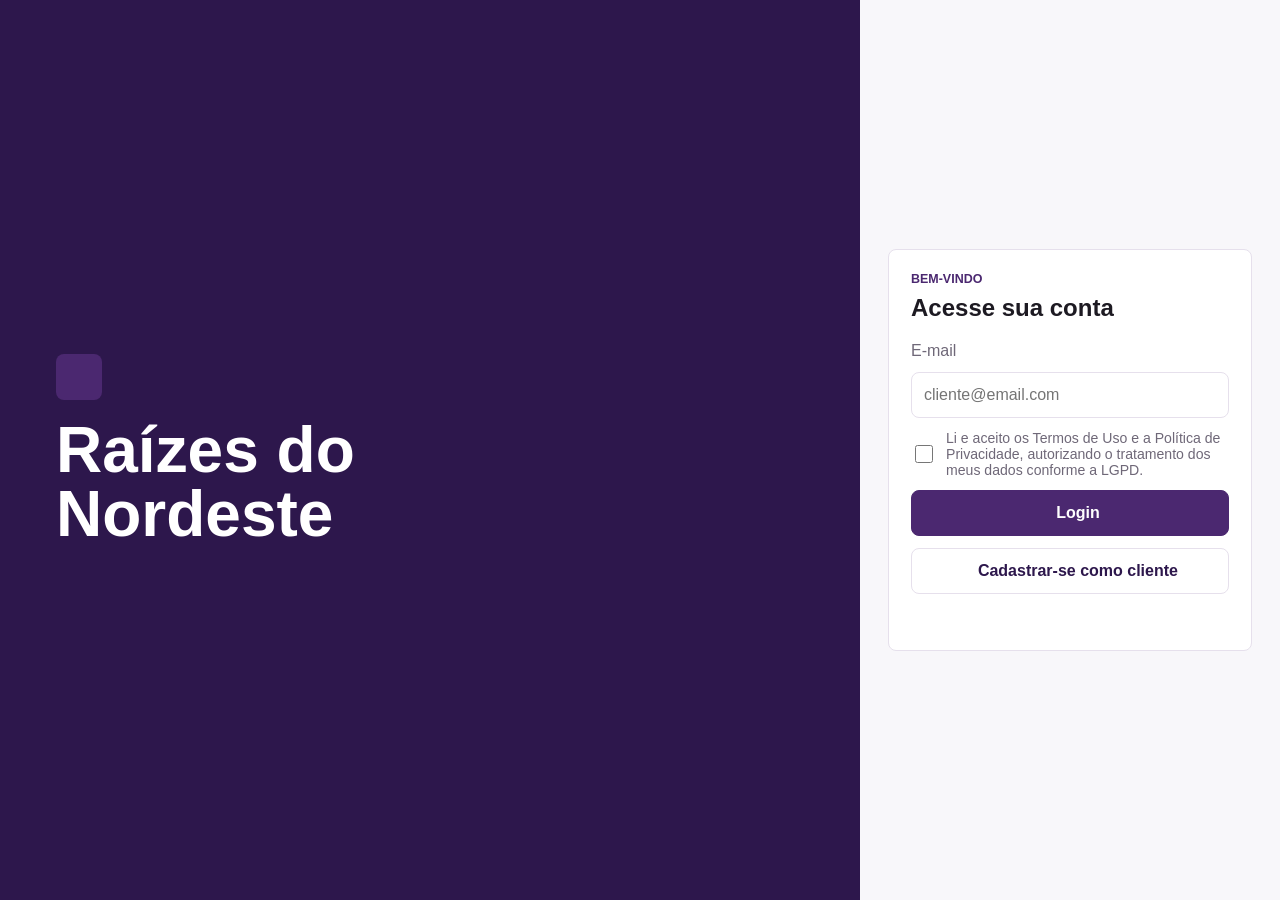
<file: index.html>
<!DOCTYPE html>
<html lang="pt-BR">
<head>
  <meta charset="UTF-8">
  <meta name="viewport" content="width=device-width, initial-scale=1.0">
  <title>Raízes do Nordeste</title>
  <meta http-equiv="refresh" content="0; url=login.html">
</head>
<body>
  <p>Redirecionando para o login...</p>
</body>
</html>
</file>
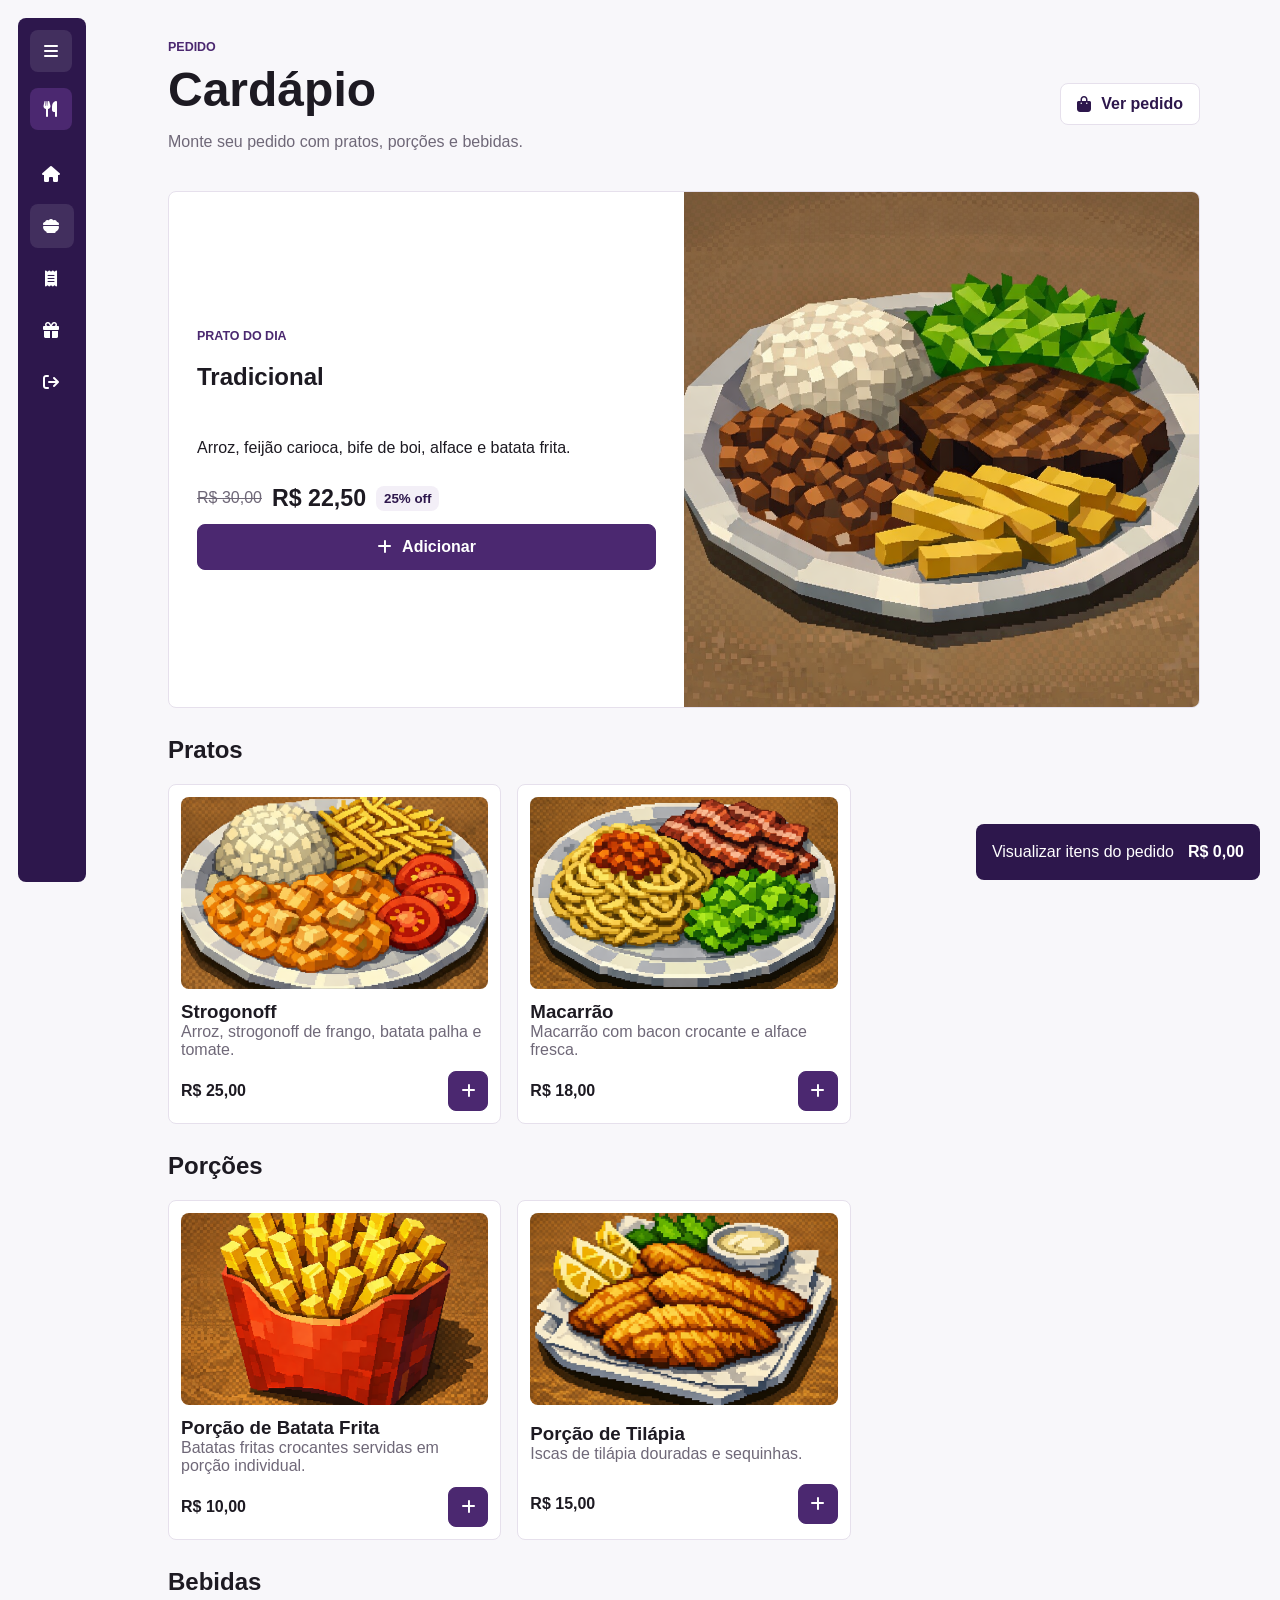
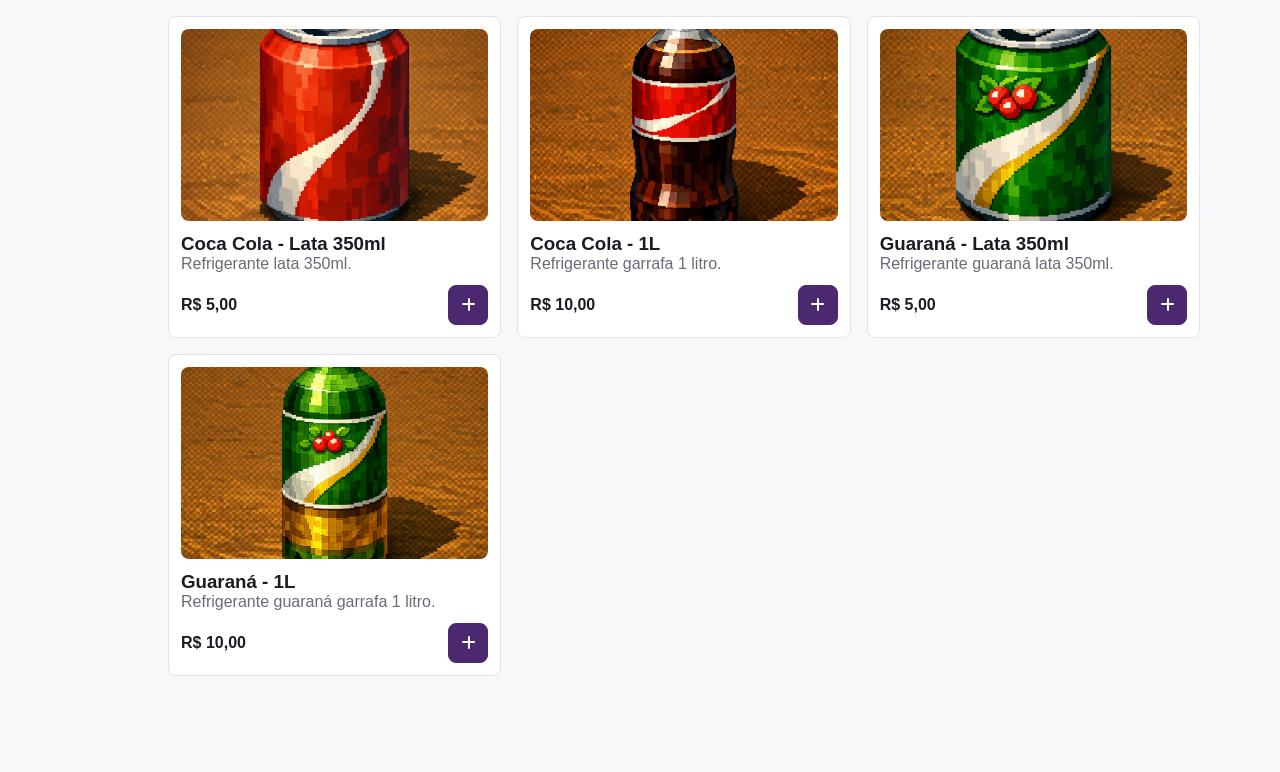
<file: cardapio.html>
<!DOCTYPE html>
<html lang="pt-BR">
<head>
  <meta charset="UTF-8">
  <meta name="viewport" content="width=device-width, initial-scale=1.0">
  <title>Cardápio | Raízes do Nordeste</title>
  <link rel="stylesheet" href="https://cdnjs.cloudflare.com/ajax/libs/font-awesome/6.5.2/css/all.min.css">
  <link rel="stylesheet" href="style.css">
</head>
<body data-page="cardapio">
  <aside class="side-menu collapsed" id="side-menu">
    <input class="menu-check" id="menu-check" type="checkbox" aria-label="Expandir ou recolher menu">
    <label class="menu-toggle" for="menu-check" aria-label="Expandir ou recolher menu">
      <i class="fa-solid fa-bars"></i>
    </label>
    <div class="side-brand">
      <i class="fa-solid fa-utensils"></i>
      <span>Raízes</span>
    </div>
    <nav class="side-nav" aria-label="Menu lateral">
      <a href="menu.html"><i class="fa-solid fa-house"></i><span>Menu</span></a>
      <a class="active" href="cardapio.html"><i class="fa-solid fa-bowl-food"></i><span>Cardápio</span></a>
      <a href="meus-pedidos.html"><i class="fa-solid fa-receipt"></i><span>Meus Pedidos</span></a>
      <a href="recompensas.html"><i class="fa-solid fa-gift"></i><span>Recompensas</span></a>
      <a href="login.html"><i class="fa-solid fa-arrow-right-from-bracket"></i><span>Sair</span></a>
    </nav>
  </aside>
  <main class="app-shell page-enter">
    <header class="page-header with-action">
      <div>
        <p class="eyebrow">Pedido</p>
        <h1>Cardápio</h1>
        <p>Monte seu pedido com pratos, porções e bebidas.</p>
      </div>
      <a class="secondary-btn compact" href="pedido.html">
        <i class="fa-solid fa-bag-shopping"></i>
        Ver pedido
      </a>
    </header>

    <!-- prato em destaque no topo -->
    <section aria-label="Prato do dia">
      <article class="special-card">
        <div class="special-copy">
          <p class="eyebrow">Prato do dia</p>
          <h2>Tradicional</h2>
          <p>Arroz, feijão carioca, bife de boi, alface e batata frita.</p>
          <div class="price-line">
            <span class="old-price">R$ 30,00</span>
            <strong>R$ 22,50</strong>
            <small>25% off</small>
          </div>
          <button class="primary-btn add-btn" type="button" data-add-item="tradicional">
            <i class="fa-solid fa-plus"></i>
            Adicionar
          </button>
        </div>
        <img src="images/Tradicional.png" alt="Tradicional">
      </article>
    </section>

    <!-- lista simples dos itens do cardápio -->
    <section class="catalog-list" aria-label="Lista de pratos">
      <div class="catalog-section">
        <h2>Pratos</h2>
        <div class="catalog-grid">
          <article class="dish-card">
            <img src="images/Strogonoff.png" alt="Strogonoff">
            <div>
              <h3>Strogonoff</h3>
              <p>Arroz, strogonoff de frango, batata palha e tomate.</p>
            </div>
            <div class="card-bottom">
              <strong>R$ 25,00</strong>
              <button class="round-add" type="button" data-add-item="strogonoff" aria-label="Adicionar Strogonoff">
                <i class="fa-solid fa-plus"></i>
              </button>
            </div>
          </article>

          <article class="dish-card">
            <img src="images/Macarrão.png" alt="Macarrão">
            <div>
              <h3>Macarrão</h3>
              <p>Macarrão com bacon crocante e alface fresca.</p>
            </div>
            <div class="card-bottom">
              <strong>R$ 18,00</strong>
              <button class="round-add" type="button" data-add-item="macarrao" aria-label="Adicionar Macarrão">
                <i class="fa-solid fa-plus"></i>
              </button>
            </div>
          </article>
        </div>
      </div>

      <div class="catalog-section">
        <h2>Porções</h2>
        <div class="catalog-grid">
          <article class="dish-card">
            <img src="images/Batata.png" alt="Porção de Batata Frita">
            <div>
              <h3>Porção de Batata Frita</h3>
              <p>Batatas fritas crocantes servidas em porção individual.</p>
            </div>
            <div class="card-bottom">
              <strong>R$ 10,00</strong>
              <button class="round-add" type="button" data-add-item="batata-frita" aria-label="Adicionar Porção de Batata Frita">
                <i class="fa-solid fa-plus"></i>
              </button>
            </div>
          </article>

          <article class="dish-card">
            <img src="images/Tilápia.png" alt="Porção de Tilápia">
            <div>
              <h3>Porção de Tilápia</h3>
              <p>Iscas de tilápia douradas e sequinhas.</p>
            </div>
            <div class="card-bottom">
              <strong>R$ 15,00</strong>
              <button class="round-add" type="button" data-add-item="tilapia" aria-label="Adicionar Porção de Tilápia">
                <i class="fa-solid fa-plus"></i>
              </button>
            </div>
          </article>
        </div>
      </div>

      <div class="catalog-section">
        <h2>Bebidas</h2>
        <div class="catalog-grid">
          <article class="dish-card">
            <img src="images/Coca Cola Lata.png" alt="Coca Cola - Lata 350ml">
            <div>
              <h3>Coca Cola - Lata 350ml</h3>
              <p>Refrigerante lata 350ml.</p>
            </div>
            <div class="card-bottom">
              <strong>R$ 5,00</strong>
              <button class="round-add" type="button" data-add-item="coca-lata" aria-label="Adicionar Coca Cola - Lata 350ml">
                <i class="fa-solid fa-plus"></i>
              </button>
            </div>
          </article>

          <article class="dish-card">
            <img src="images/Coca Cola Garrafa.png" alt="Coca Cola - 1L">
            <div>
              <h3>Coca Cola - 1L</h3>
              <p>Refrigerante garrafa 1 litro.</p>
            </div>
            <div class="card-bottom">
              <strong>R$ 10,00</strong>
              <button class="round-add" type="button" data-add-item="coca-1l" aria-label="Adicionar Coca Cola - 1L">
                <i class="fa-solid fa-plus"></i>
              </button>
            </div>
          </article>

          <article class="dish-card">
            <img src="images/Guaraná Lata.png" alt="Guaraná - Lata 350ml">
            <div>
              <h3>Guaraná - Lata 350ml</h3>
              <p>Refrigerante guaraná lata 350ml.</p>
            </div>
            <div class="card-bottom">
              <strong>R$ 5,00</strong>
              <button class="round-add" type="button" data-add-item="guarana-lata" aria-label="Adicionar Guaraná - Lata 350ml">
                <i class="fa-solid fa-plus"></i>
              </button>
            </div>
          </article>

          <article class="dish-card">
            <img src="images/Guaraná Garrafa.png" alt="Guaraná - 1L">
            <div>
              <h3>Guaraná - 1L</h3>
              <p>Refrigerante guaraná garrafa 1 litro.</p>
            </div>
            <div class="card-bottom">
              <strong>R$ 10,00</strong>
              <button class="round-add" type="button" data-add-item="guarana-1l" aria-label="Adicionar Guaraná - 1L">
                <i class="fa-solid fa-plus"></i>
              </button>
            </div>
          </article>
        </div>
      </div>
    </section>
  </main>

  <a class="cart-float" href="pedido.html" aria-label="Visualizar itens do pedido">
    <span>Visualizar itens do pedido</span>
    <strong id="cart-total">R$ 0,00</strong>
  </a>

  <script src="mockData.js"></script>
  <script src="script.js"></script>
</body>
</html>
</file>
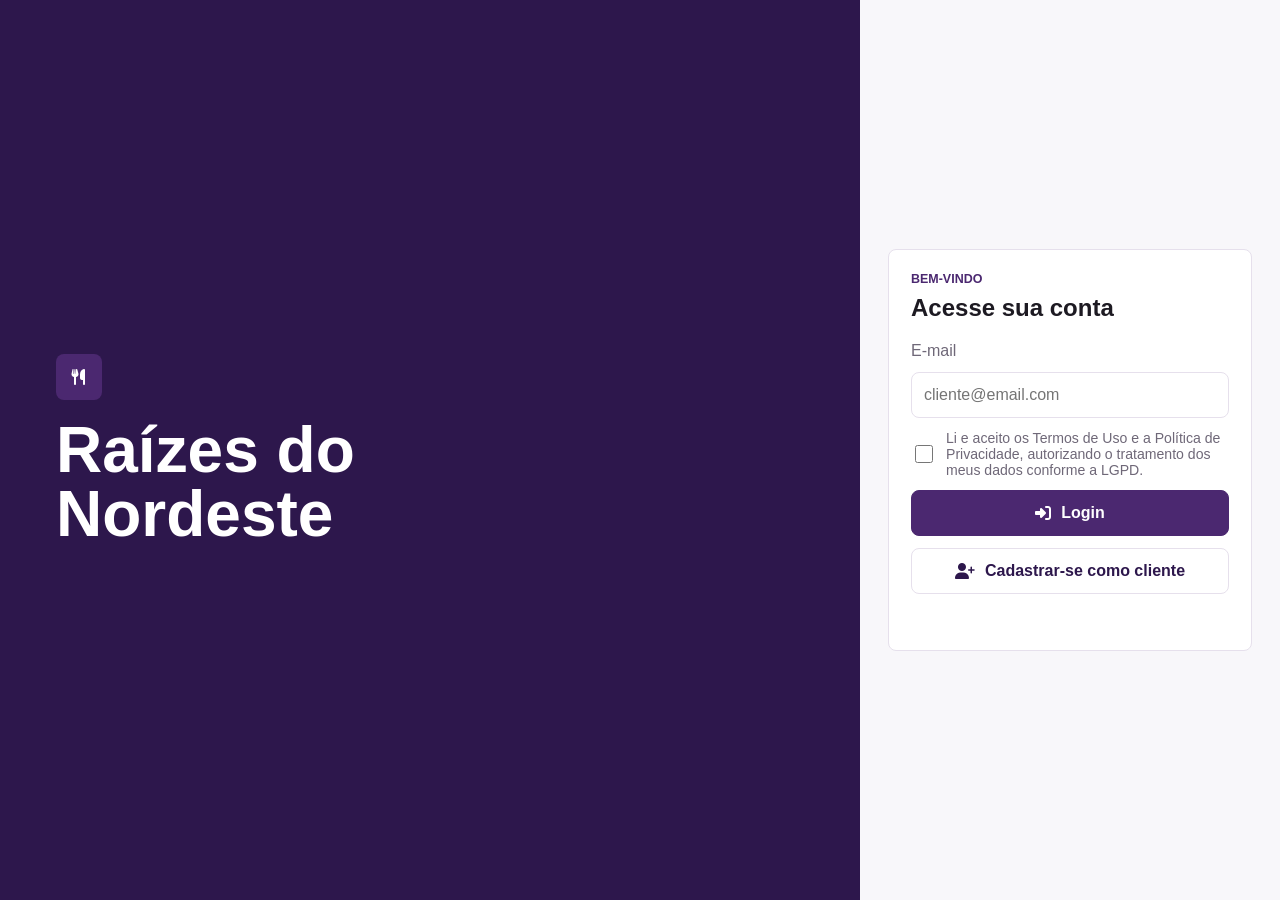
<file: login.html>
<!DOCTYPE html>
<html lang="pt-BR">
<head>
  <meta charset="UTF-8">
  <meta name="viewport" content="width=device-width, initial-scale=1.0">
  <title>Login | Raízes do Nordeste</title>
  <link rel="stylesheet" href="https://cdnjs.cloudflare.com/ajax/libs/font-awesome/6.5.2/css/all.min.css">
  <link rel="stylesheet" href="style.css">
</head>
<body data-page="login">
  <main class="login-page page-enter">
    <section class="login-visual" aria-label="Apresentação do restaurante">
      <!-- nome do restaurante -->
      <div class="brand-mark">
        <i class="fa-solid fa-utensils"></i>
      </div>
      <h1>Raízes do Nordeste</h1>
    </section>

    <section class="auth-panel" aria-label="Login e cadastro">
      <div class="auth-card">
        <p class="eyebrow">Bem-vindo</p>
        <h2>Acesse sua conta</h2>

        <form id="login-form" class="form-stack">
          <!-- dados básicos para entrar -->
          <label for="login-email">E-mail</label>
          <input id="login-email" type="email" placeholder="cliente@email.com" autocomplete="email" required>

          <label class="check-row">
            <input id="lgpd-check" type="checkbox" required>
            <span>Li e aceito os Termos de Uso e a Política de Privacidade, autorizando o tratamento dos meus dados conforme a LGPD.</span>
          </label>

          <button class="primary-btn" type="submit">
            <i class="fa-solid fa-right-to-bracket"></i>
            Login
          </button>
          <button id="show-register" class="secondary-btn" type="button">
            <i class="fa-solid fa-user-plus"></i>
            Cadastrar-se como cliente
          </button>
          <p id="login-message" class="message" aria-live="polite"></p>
        </form>

        <form id="register-form" class="form-stack hidden">
          <div class="form-head">
            <h3>Novo cadastro</h3>
            <button id="hide-register" class="icon-btn" type="button" aria-label="Fechar cadastro">
              <i class="fa-solid fa-xmark"></i>
            </button>
          </div>
          <label for="register-name">Nome</label>
          <input id="register-name" type="text" autocomplete="name" required>
          <label for="register-email">E-mail</label>
          <input id="register-email" type="email" autocomplete="email" required>
          <label for="register-phone">Telefone</label>
          <input id="register-phone" type="tel" autocomplete="tel" required>
          <label for="register-address">Endereço</label>
          <input id="register-address" type="text" autocomplete="street-address" required>
          <button class="primary-btn" type="submit">
            <i class="fa-solid fa-circle-check"></i>
            Cadastrar
          </button>
        </form>
      </div>
    </section>
  </main>

  <div id="loading-overlay" class="loading-overlay hidden" aria-live="polite">
    <div class="loader-card">
      <span class="loader"></span>
      <i class="fa-solid fa-circle-check success-icon hidden"></i>
      <strong id="loading-title">Carregando</strong>
      <p id="loading-text">Aguarde um instante</p>
    </div>
  </div>

  <script src="mockData.js"></script>
  <script src="script.js"></script>
</body>
</html>
</file>
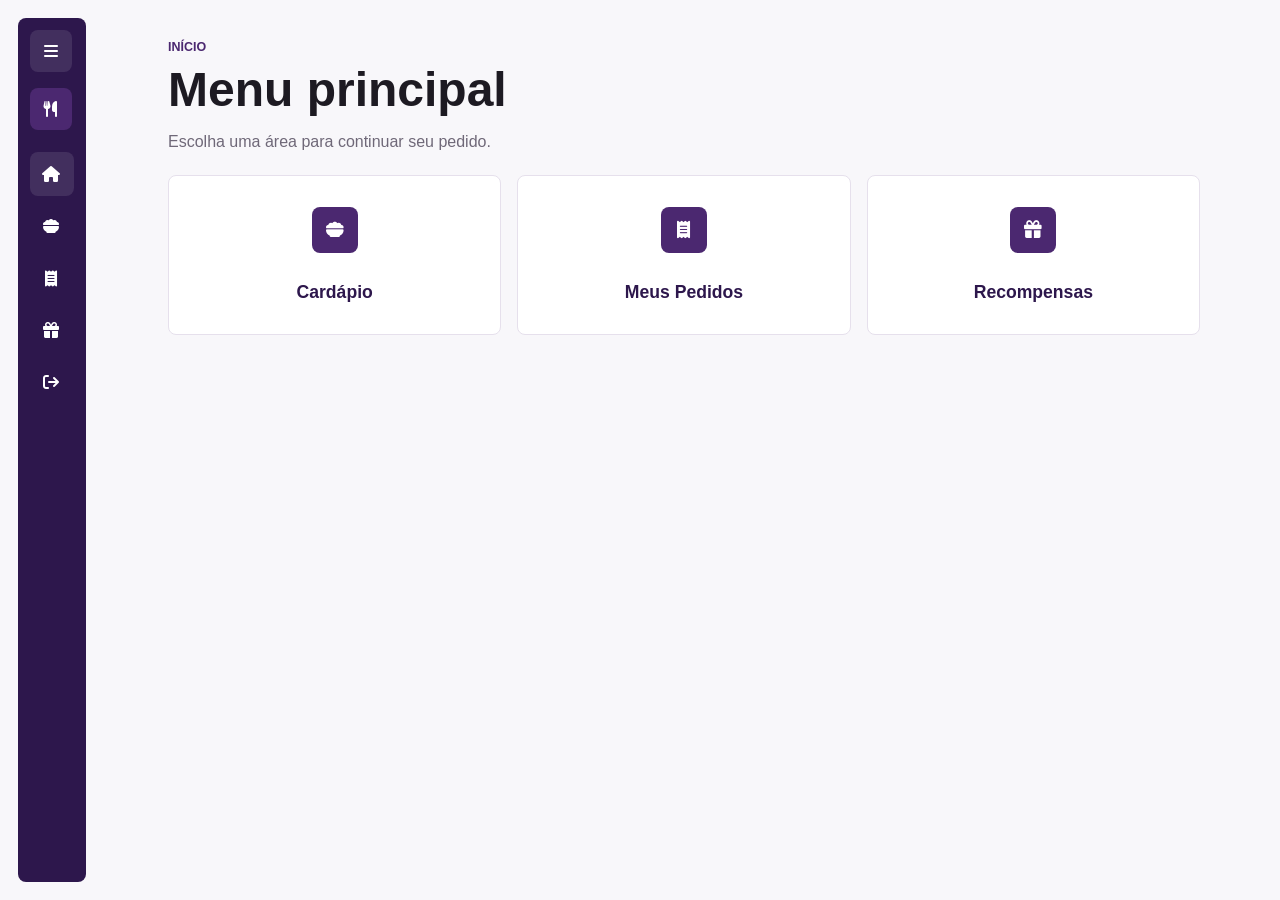
<file: menu.html>
<!DOCTYPE html>
<html lang="pt-BR">
<head>
  <meta charset="UTF-8">
  <meta name="viewport" content="width=device-width, initial-scale=1.0">
  <title>Menu | Raízes do Nordeste</title>
  <link rel="stylesheet" href="https://cdnjs.cloudflare.com/ajax/libs/font-awesome/6.5.2/css/all.min.css">
  <link rel="stylesheet" href="style.css">
</head>
<body data-page="menu">
  <aside class="side-menu collapsed" id="side-menu">
    <input class="menu-check" id="menu-check" type="checkbox" aria-label="Expandir ou recolher menu">
    <label class="menu-toggle" for="menu-check" aria-label="Expandir ou recolher menu">
      <i class="fa-solid fa-bars"></i>
    </label>
    <div class="side-brand">
      <i class="fa-solid fa-utensils"></i>
      <span>Raízes</span>
    </div>
    <nav class="side-nav" aria-label="Menu lateral">
      <a class="active" href="menu.html"><i class="fa-solid fa-house"></i><span>Menu</span></a>
      <a href="cardapio.html"><i class="fa-solid fa-bowl-food"></i><span>Cardápio</span></a>
      <a href="meus-pedidos.html"><i class="fa-solid fa-receipt"></i><span>Meus Pedidos</span></a>
      <a href="recompensas.html"><i class="fa-solid fa-gift"></i><span>Recompensas</span></a>
      <a href="login.html"><i class="fa-solid fa-arrow-right-from-bracket"></i><span>Sair</span></a>
    </nav>
  </aside>
  <main class="app-shell page-enter">
    <header class="page-header">
      <p class="eyebrow">Início</p>
      <h1>Menu principal</h1>
      <p>Escolha uma área para continuar seu pedido.</p>
    </header>

    <section class="quick-grid" aria-label="Navegação principal">
      <a class="nav-tile" href="cardapio.html">
        <i class="fa-solid fa-bowl-food"></i>
        <span>Cardápio</span>
      </a>
      <a class="nav-tile" href="meus-pedidos.html">
        <i class="fa-solid fa-receipt"></i>
        <span>Meus Pedidos</span>
      </a>
      <a class="nav-tile" href="recompensas.html">
        <i class="fa-solid fa-gift"></i>
        <span>Recompensas</span>
      </a>
    </section>
  </main>

  <script src="mockData.js"></script>
  <script src="script.js"></script>
</body>
</html>
</file>
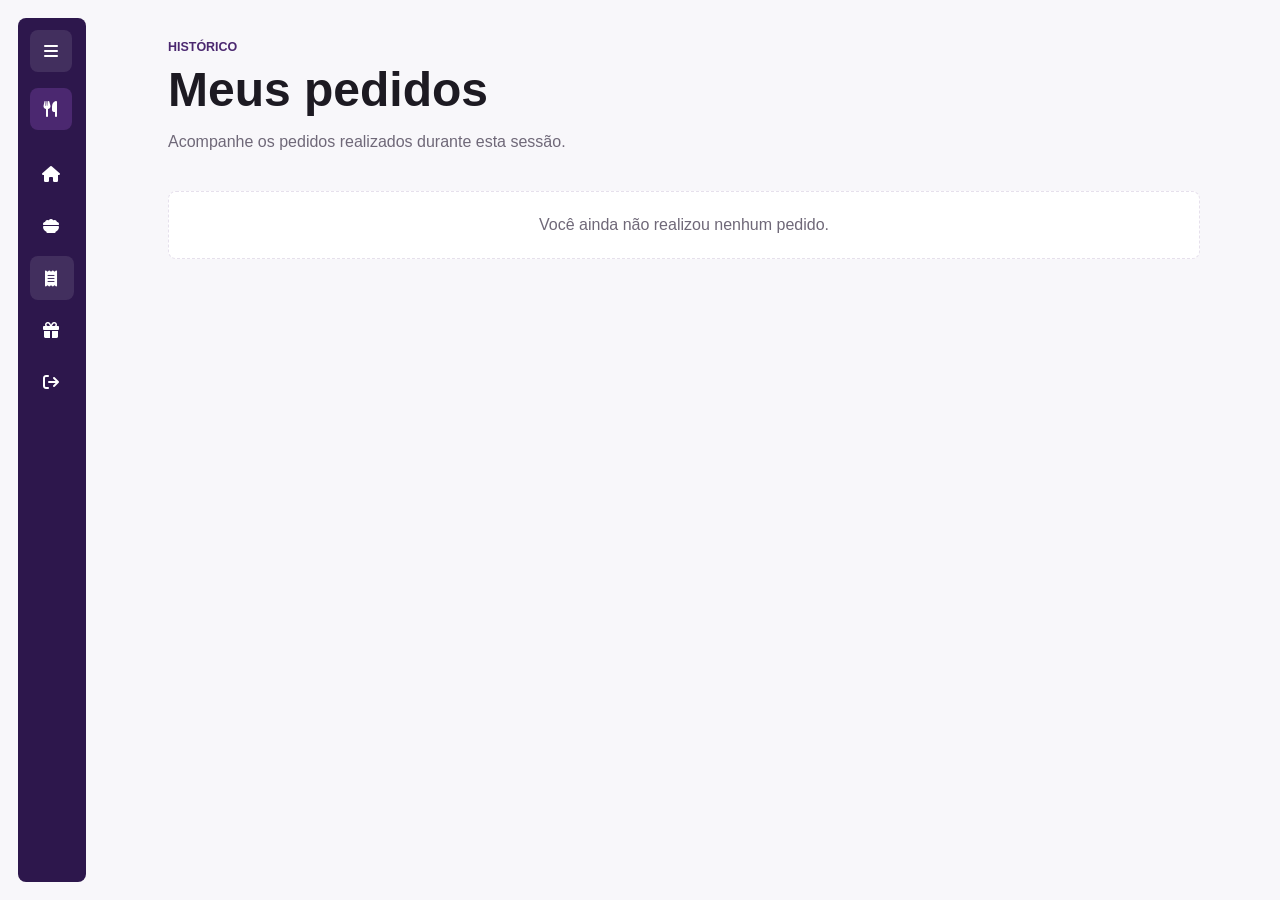
<file: meus-pedidos.html>
<!DOCTYPE html>
<html lang="pt-BR">
<head>
  <meta charset="UTF-8">
  <meta name="viewport" content="width=device-width, initial-scale=1.0">
  <title>Meus Pedidos | Raízes do Nordeste</title>
  <link rel="stylesheet" href="https://cdnjs.cloudflare.com/ajax/libs/font-awesome/6.5.2/css/all.min.css">
  <link rel="stylesheet" href="style.css">
</head>
<body data-page="meus-pedidos">
  <aside class="side-menu collapsed" id="side-menu">
    <input class="menu-check" id="menu-check" type="checkbox" aria-label="Expandir ou recolher menu">
    <label class="menu-toggle" for="menu-check" aria-label="Expandir ou recolher menu">
      <i class="fa-solid fa-bars"></i>
    </label>
    <div class="side-brand">
      <i class="fa-solid fa-utensils"></i>
      <span>Raízes</span>
    </div>
    <nav class="side-nav" aria-label="Menu lateral">
      <a href="menu.html"><i class="fa-solid fa-house"></i><span>Menu</span></a>
      <a href="cardapio.html"><i class="fa-solid fa-bowl-food"></i><span>Cardápio</span></a>
      <a class="active" href="meus-pedidos.html"><i class="fa-solid fa-receipt"></i><span>Meus Pedidos</span></a>
      <a href="recompensas.html"><i class="fa-solid fa-gift"></i><span>Recompensas</span></a>
      <a href="login.html"><i class="fa-solid fa-arrow-right-from-bracket"></i><span>Sair</span></a>
    </nav>
  </aside>
  <main class="app-shell page-enter">
    <header class="page-header">
      <p class="eyebrow">Histórico</p>
      <h1>Meus pedidos</h1>
      <p>Acompanhe os pedidos realizados durante esta sessão.</p>
    </header>

    <!-- pedidos feitos na sessão aparecem aqui -->
    <section id="orders-list" class="orders-list" aria-label="Histórico de pedidos"></section>
    <p id="empty-orders" class="empty-state hidden">Você ainda não realizou nenhum pedido.</p>
  </main>

  <script src="mockData.js"></script>
  <script src="script.js"></script>
</body>
</html>
</file>
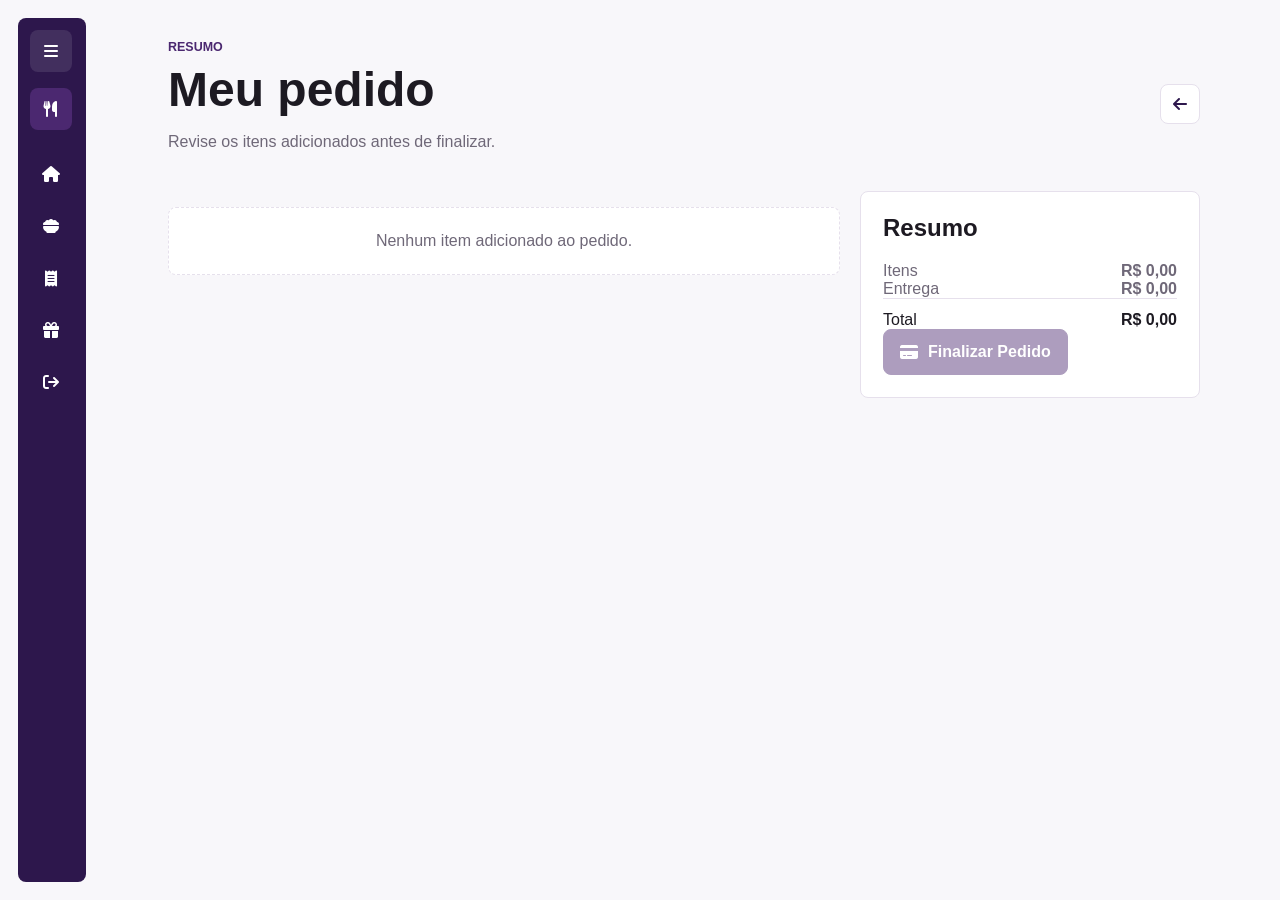
<file: pedido.html>
<!DOCTYPE html>
<html lang="pt-BR">
<head>
  <meta charset="UTF-8">
  <meta name="viewport" content="width=device-width, initial-scale=1.0">
  <title>Pedido | Raízes do Nordeste</title>
  <link rel="stylesheet" href="https://cdnjs.cloudflare.com/ajax/libs/font-awesome/6.5.2/css/all.min.css">
  <link rel="stylesheet" href="style.css">
</head>
<body data-page="pedido">
  <aside class="side-menu collapsed" id="side-menu">
    <input class="menu-check" id="menu-check" type="checkbox" aria-label="Expandir ou recolher menu">
    <label class="menu-toggle" for="menu-check" aria-label="Expandir ou recolher menu">
      <i class="fa-solid fa-bars"></i>
    </label>
    <div class="side-brand">
      <i class="fa-solid fa-utensils"></i>
      <span>Raízes</span>
    </div>
    <nav class="side-nav" aria-label="Menu lateral">
      <a href="menu.html"><i class="fa-solid fa-house"></i><span>Menu</span></a>
      <a href="cardapio.html"><i class="fa-solid fa-bowl-food"></i><span>Cardápio</span></a>
      <a href="meus-pedidos.html"><i class="fa-solid fa-receipt"></i><span>Meus Pedidos</span></a>
      <a href="recompensas.html"><i class="fa-solid fa-gift"></i><span>Recompensas</span></a>
      <a href="login.html"><i class="fa-solid fa-arrow-right-from-bracket"></i><span>Sair</span></a>
    </nav>
  </aside>
  <main class="app-shell page-enter">
    <header class="page-header with-action">
      <div>
        <p class="eyebrow">Resumo</p>
        <h1>Meu pedido</h1>
        <p>Revise os itens adicionados antes de finalizar.</p>
      </div>
      <a class="icon-btn back-btn" href="cardapio.html" aria-label="Voltar ao cardápio">
        <i class="fa-solid fa-arrow-left"></i>
      </a>
    </header>

    <section class="order-layout">
      <div>
        <div id="cart-items" class="cart-list"></div>
        <p id="empty-cart" class="empty-state hidden">Nenhum item adicionado ao pedido.</p>
      </div>

      <aside class="summary-panel">
        <!-- Resumo do pedido antes de pagar -->
        <h2>Resumo</h2>
        <div class="summary-row">
          <span>Itens</span>
          <strong id="summary-subtotal">R$ 0,00</strong>
        </div>
        <div class="summary-row">
          <span>Entrega</span>
          <strong id="summary-delivery">R$ 0,00</strong>
        </div>
        <div class="summary-total">
          <span>Total</span>
          <strong id="summary-total">R$ 0,00</strong>
        </div>
        <button id="checkout-btn" class="primary-btn" type="button">
          <i class="fa-solid fa-credit-card"></i>
          Finalizar Pedido
        </button>

        <div id="checkout-panel" class="checkout-panel hidden">
          <!-- escolhas finais do cliente -->
          <h3>Forma de recebimento</h3>
          <div class="option-grid" id="service-options">
            <button class="option-btn active" type="button" data-service="delivery">
              <i class="fa-solid fa-motorcycle"></i>
              Entregar no endereço cadastrado
            </button>
            <button class="option-btn" type="button" data-service="local">
              <i class="fa-solid fa-chair"></i>
              Comer no local
            </button>
            <button class="option-btn" type="button" data-service="pickup">
              <i class="fa-solid fa-bag-shopping"></i>
              Retirar pedido
            </button>
          </div>

          <h3>Pagamento</h3>
          <div class="payment-group">
            <p>Pagamento na entrega</p>
            <button class="payment-btn" type="button" data-payment="Dinheiro">
              <i class="fa-solid fa-money-bill-wave"></i>
              Dinheiro
            </button>
            <button class="payment-btn" type="button" data-payment="Cartão na entrega">
              <i class="fa-solid fa-credit-card"></i>
              Cartão
            </button>
          </div>
          <div class="payment-group">
            <p>Pagamento online</p>
            <button class="payment-btn" type="button" data-payment="Pix">
              <i class="fa-brands fa-pix"></i>
              Pix
            </button>
            <button class="payment-btn" type="button" data-payment="Cartão online">
              <i class="fa-solid fa-wallet"></i>
              Cartão
            </button>
          </div>
        </div>

        <div id="payment-success" class="success-panel hidden">
          <i class="fa-solid fa-circle-check"></i>
          <h3>Pagamento realizado</h3>
          <p>Você ganhou 5 pontos</p>
          <a class="secondary-btn" href="menu.html">Voltar ao Menu</a>
          <a class="primary-btn" href="meus-pedidos.html">Acompanhar Pedido</a>
        </div>
      </aside>
    </section>
  </main>

  <div id="loading-overlay" class="loading-overlay hidden" aria-live="polite">
    <div class="loader-card">
      <span class="loader"></span>
      <i class="fa-solid fa-circle-check success-icon hidden"></i>
      <strong id="loading-title">Processando pagamento</strong>
      <p id="loading-text">Aguarde um instante</p>
    </div>
  </div>

  <script src="mockData.js"></script>
  <script src="script.js"></script>
</body>
</html>
</file>
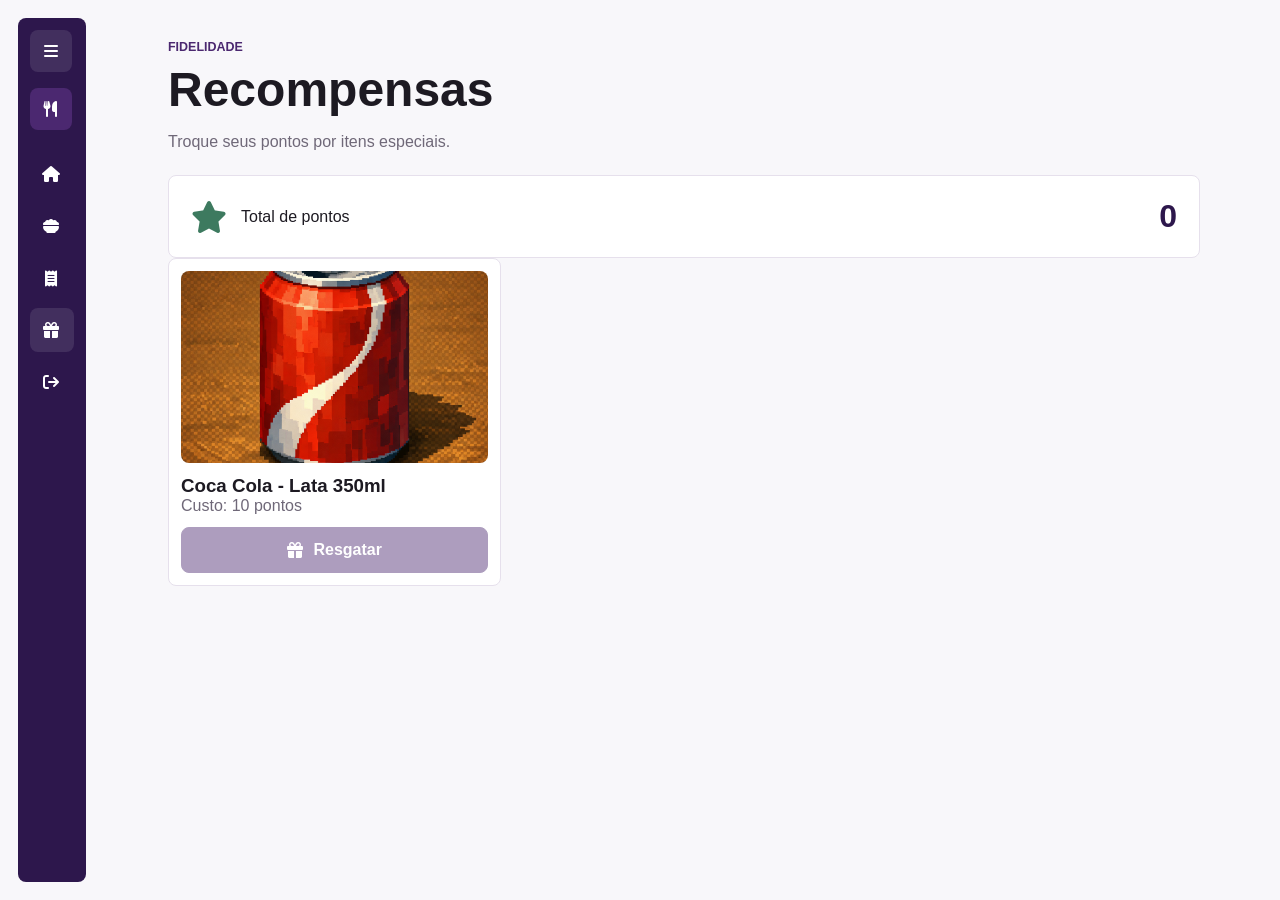
<file: recompensas.html>
<!DOCTYPE html>
<html lang="pt-BR">
<head>
  <meta charset="UTF-8">
  <meta name="viewport" content="width=device-width, initial-scale=1.0">
  <title>Recompensas | Raízes do Nordeste</title>
  <link rel="stylesheet" href="https://cdnjs.cloudflare.com/ajax/libs/font-awesome/6.5.2/css/all.min.css">
  <link rel="stylesheet" href="style.css">
</head>
<body data-page="recompensas">
  <aside class="side-menu collapsed" id="side-menu">
    <input class="menu-check" id="menu-check" type="checkbox" aria-label="Expandir ou recolher menu">
    <label class="menu-toggle" for="menu-check" aria-label="Expandir ou recolher menu">
      <i class="fa-solid fa-bars"></i>
    </label>
    <div class="side-brand">
      <i class="fa-solid fa-utensils"></i>
      <span>Raízes</span>
    </div>
    <nav class="side-nav" aria-label="Menu lateral">
      <a href="menu.html"><i class="fa-solid fa-house"></i><span>Menu</span></a>
      <a href="cardapio.html"><i class="fa-solid fa-bowl-food"></i><span>Cardápio</span></a>
      <a href="meus-pedidos.html"><i class="fa-solid fa-receipt"></i><span>Meus Pedidos</span></a>
      <a class="active" href="recompensas.html"><i class="fa-solid fa-gift"></i><span>Recompensas</span></a>
      <a href="login.html"><i class="fa-solid fa-arrow-right-from-bracket"></i><span>Sair</span></a>
    </nav>
  </aside>
  <main class="app-shell page-enter">
    <header class="page-header">
      <p class="eyebrow">Fidelidade</p>
      <h1>Recompensas</h1>
      <p>Troque seus pontos por itens especiais.</p>
    </header>

    <!-- pontos acumulados do usuário -->
    <section class="points-banner">
      <i class="fa-solid fa-star"></i>
      <span>Total de pontos</span>
      <strong id="user-points">0</strong>
    </section>

    <!-- Recompensa disponível no protótipo -->
    <section class="catalog-grid" aria-label="Lista de recompensas">
      <article class="dish-card reward-card">
        <img src="images/Coca Cola Lata.png" alt="Coca Cola - Lata 350ml">
        <div>
          <h3>Coca Cola - Lata 350ml</h3>
          <p>Custo: 10 pontos</p>
        </div>
        <button class="primary-btn" type="button" data-reward="reward-coca-lata">
          <i class="fa-solid fa-gift"></i>
          Resgatar
        </button>
      </article>
    </section>
  </main>

  <script src="mockData.js"></script>
  <script src="script.js"></script>
</body>
</html>
</file>
<file: style.css>
:root {
  /* Cores principais do protótipo */
  --primary: #4b2870;
  --primary-dark: #2d174c;
  --text: #1d1a22;
  --muted: #6f6878;
  --bg: #f8f7fa;
  --card: #fff;
  --line: #e6e0ec;
  --soft: #f3eff7;
  --danger: #c0392b;
  --success: #3d7a5f;
}

* {
  box-sizing: border-box;
}

body {
  margin: 0;
  min-height: 100vh;
  color: var(--text);
  font-family: "Segoe UI", Arial, sans-serif;
  background: var(--bg);
}

a {
  color: inherit;
  text-decoration: none;
}

button,
input {
  font: inherit;
}

button {
  cursor: pointer;
}

button:disabled {
  cursor: not-allowed;
  opacity: 0.45;
}

img {
  display: block;
  width: 100%;
  object-fit: cover;
}

.hidden {
  display: none !important;
}

.login-page {
  /* layout simples da tela de entrada */
  display: grid;
  grid-template-columns: 1fr 420px;
  min-height: 100vh;
}

.login-visual {
  display: flex;
  flex-direction: column;
  justify-content: center;
  gap: 18px;
  padding: 56px;
  color: #fff;
  background: var(--primary-dark);
}

.login-visual h1 {
  max-width: 560px;
  margin: 0;
  font-size: clamp(2.4rem, 5vw, 4.5rem);
  line-height: 1;
}

.auth-panel {
  display: grid;
  place-items: center;
  padding: 28px;
}

.app-shell {
  width: min(1120px, calc(100% - 40px));
  margin: 0 auto;
  padding: 40px 0 96px 88px;
}

.auth-card,
.nav-tile,
.dish-card,
.special-card,
.cart-item,
.summary-panel,
.order-card,
.points-banner {
  border: 1px solid var(--line);
  border-radius: 8px;
  background: var(--card);
}

.auth-card,
.summary-panel,
.order-card,
.points-banner {
  padding: 22px;
}

.auth-card {
  width: min(100%, 420px);
}

.brand-mark,
.side-brand i,
.nav-tile i {
  display: grid;
  place-items: center;
  width: 46px;
  height: 46px;
  border-radius: 8px;
  color: #fff;
  background: var(--primary);
}

.eyebrow {
  margin: 0 0 8px;
  color: var(--primary);
  font-size: 0.78rem;
  font-weight: 700;
  text-transform: uppercase;
}

h1,
h2,
h3,
p {
  overflow-wrap: anywhere;
}

h1,
h2,
h3 {
  margin-top: 0;
}

.page-header {
  margin-bottom: 24px;
}

.page-header h1 {
  margin-bottom: 8px;
  font-size: clamp(2rem, 4vw, 3rem);
}

.page-header p:not(.eyebrow),
.dish-card p,
.cart-item p,
.order-card p,
.order-card li,
.summary-row,
.form-stack label {
  color: var(--muted);
}

.with-action,
.summary-row,
.summary-total,
.order-head,
.card-bottom,
.points-banner {
  display: flex;
  align-items: center;
  justify-content: space-between;
  gap: 14px;
}

.form-stack,
.cart-list,
.orders-list,
.checkout-panel,
.success-panel,
.option-grid,
.payment-group {
  display: grid;
  gap: 12px;
}

.form-stack input {
  width: 100%;
  min-height: 46px;
  padding: 11px 12px;
  border: 1px solid var(--line);
  border-radius: 8px;
  outline: none;
  background: #fff;
}

.form-stack input:focus {
  border-color: var(--primary);
}

.check-row {
  display: grid;
  grid-template-columns: auto 1fr;
  gap: 10px;
  font-size: 0.88rem;
}

.check-row input {
  width: 18px;
  min-height: 18px;
  accent-color: var(--primary);
}

.primary-btn,
.secondary-btn,
.option-btn,
.payment-btn {
  display: inline-flex;
  align-items: center;
  justify-content: center;
  gap: 10px;
  min-height: 46px;
  padding: 11px 16px;
  border-radius: 8px;
  border: 1px solid var(--line);
  font-weight: 700;
}

.primary-btn {
  color: #fff;
  border-color: var(--primary);
  background: var(--primary);
}

.secondary-btn,
.option-btn,
.payment-btn,
.icon-btn {
  color: var(--primary-dark);
  background: #fff;
}

.compact {
  min-height: 40px;
}

.message {
  min-height: 22px;
  margin: 0;
  color: var(--danger);
  font-weight: 700;
}

.form-head {
  display: flex;
  align-items: center;
  justify-content: space-between;
}

.icon-btn,
.round-add {
  display: grid;
  place-items: center;
  width: 40px;
  height: 40px;
  border: 1px solid var(--line);
  border-radius: 8px;
}

.round-add {
  color: #fff;
  border-color: var(--primary);
  background: var(--primary);
}

.side-menu {
  /* Menu lateral usado nas telas internas */
  position: fixed;
  z-index: 20;
  inset: 18px auto 18px 18px;
  width: 68px;
  padding: 12px;
  color: #fff;
  border-radius: 8px;
  background: var(--primary-dark);
}

.side-menu:has(.menu-check:checked) {
  width: 230px;
}

.menu-check {
  position: absolute;
  opacity: 0;
  pointer-events: none;
}

.menu-toggle {
  display: grid;
  place-items: center;
  width: 42px;
  height: 42px;
  border-radius: 8px;
  background: rgba(255, 255, 255, 0.1);
}

.side-brand {
  display: flex;
  align-items: center;
  gap: 12px;
  margin: 16px 0 22px;
  font-weight: 800;
}

.side-brand i {
  flex: 0 0 42px;
  width: 42px;
  height: 42px;
}

.side-menu span {
  display: none;
}

.side-menu:has(.menu-check:checked) span {
  display: inline;
}

.side-nav {
  display: grid;
  gap: 8px;
}

.side-nav a {
  display: flex;
  align-items: center;
  gap: 12px;
  min-height: 44px;
  padding: 0 12px;
  border-radius: 8px;
  font-weight: 700;
}

.side-nav a.active,
.side-nav a:hover {
  background: rgba(255, 255, 255, 0.1);
}

.side-nav i {
  width: 18px;
  text-align: center;
}

.quick-grid,
.catalog-grid {
  display: grid;
  grid-template-columns: repeat(3, minmax(0, 1fr));
  gap: 16px;
}

.nav-tile {
  display: grid;
  min-height: 160px;
  place-items: center;
  gap: 10px;
  padding: 22px;
  color: var(--primary-dark);
  font-size: 1.1rem;
  font-weight: 800;
}

.special-card {
  /* destaque do prato do dia */
  display: grid;
  grid-template-columns: 1fr 1fr;
  overflow: hidden;
}

.special-copy {
  display: grid;
  align-content: center;
  gap: 12px;
  padding: 28px;
}

.special-card img {
  height: 100%;
  min-height: 280px;
}

.price-line {
  display: flex;
  flex-wrap: wrap;
  align-items: center;
  gap: 10px;
}

.price-line strong {
  font-size: 1.45rem;
}

.old-price {
  color: var(--muted);
  text-decoration: line-through;
}

.price-line small {
  padding: 5px 8px;
  border-radius: 8px;
  color: var(--primary-dark);
  background: var(--soft);
  font-weight: 700;
}

.catalog-section {
  margin-top: 28px;
}

.dish-card {
  display: grid;
  gap: 12px;
  padding: 12px;
}

.dish-card img {
  aspect-ratio: 16 / 10;
  border-radius: 8px;
}

.dish-card h3,
.dish-card p,
.cart-item h3,
.cart-item p {
  margin: 0;
}

.cart-float {
  /* Botão fixo para acessar o pedido */
  position: fixed;
  right: 20px;
  bottom: 20px;
  z-index: 15;
  display: flex;
  gap: 14px;
  align-items: center;
  min-height: 56px;
  padding: 12px 16px;
  border-radius: 8px;
  color: #fff;
  background: var(--primary-dark);
}

.order-layout {
  display: grid;
  grid-template-columns: 1fr 340px;
  gap: 20px;
  align-items: start;
}

.cart-item {
  display: grid;
  grid-template-columns: 88px 1fr auto;
  gap: 12px;
  align-items: center;
  padding: 12px;
}

.cart-item img {
  height: 78px;
  border-radius: 8px;
}

.summary-panel {
  position: sticky;
  top: 18px;
}

.summary-total,
.checkout-panel,
.success-panel {
  padding-top: 12px;
  border-top: 1px solid var(--line);
}

.option-btn,
.payment-btn {
  justify-content: flex-start;
  background: var(--soft);
}

.option-btn.active {
  color: #fff;
  border-color: var(--primary);
  background: var(--primary);
}

.success-panel {
  text-align: center;
}

.success-panel i,
.points-banner i {
  color: var(--success);
  font-size: 2rem;
}

.empty-state {
  padding: 24px;
  border: 1px dashed var(--line);
  border-radius: 8px;
  color: var(--muted);
  background: var(--card);
  text-align: center;
}

.points-banner strong {
  margin-left: auto;
  color: var(--primary-dark);
  font-size: 2rem;
}

.confirm-dialog {
  width: min(420px, calc(100% - 32px));
  border: 0;
  border-radius: 8px;
  padding: 24px;
}

.confirm-dialog::backdrop {
  background: rgba(20, 17, 24, 0.55);
}

.dialog-actions {
  display: flex;
  gap: 10px;
  justify-content: flex-end;
}

.loading-overlay {
  position: fixed;
  z-index: 50;
  inset: 0;
  display: grid;
  place-items: center;
  background: rgba(20, 17, 24, 0.45);
}

.loader-card {
  display: grid;
  place-items: center;
  gap: 12px;
  width: min(320px, calc(100% - 32px));
  padding: 28px;
  border-radius: 8px;
  background: #fff;
  text-align: center;
}

.loader {
  width: 42px;
  height: 42px;
  border: 4px solid var(--line);
  border-top-color: var(--primary);
  border-radius: 50%;
}

.success-icon {
  color: var(--success);
  font-size: 2.6rem;
}

@media (max-width: 900px) {
  .login-page,
  .special-card,
  .order-layout {
    grid-template-columns: 1fr;
  }

  .login-visual {
    padding: 32px;
  }

  .app-shell {
    width: min(100% - 28px, 720px);
    padding: 96px 0 96px;
  }

  .side-menu {
    inset: 12px 12px auto;
    width: auto;
    height: 64px;
    overflow: hidden;
  }

  .side-menu:has(.menu-check:checked) {
    width: auto;
    height: auto;
  }

  .side-brand {
    position: absolute;
    top: 10px;
    left: 68px;
    margin: 0;
  }

  .side-nav {
    margin-top: 16px;
  }

  .quick-grid,
  .catalog-grid {
    grid-template-columns: 1fr;
  }

  .with-action {
    align-items: flex-start;
    flex-direction: column;
  }

  .summary-panel {
    position: static;
  }
}

@media (max-width: 560px) {
  .auth-panel,
  .auth-card,
  .login-visual {
    padding: 22px;
  }

  .cart-item {
    grid-template-columns: 68px 1fr auto;
  }

  .cart-item img {
    height: 68px;
  }

  .cart-float {
    right: 14px;
    bottom: 14px;
    left: 14px;
    justify-content: space-between;
  }

  .dialog-actions {
    flex-direction: column;
  }
}
</file>
